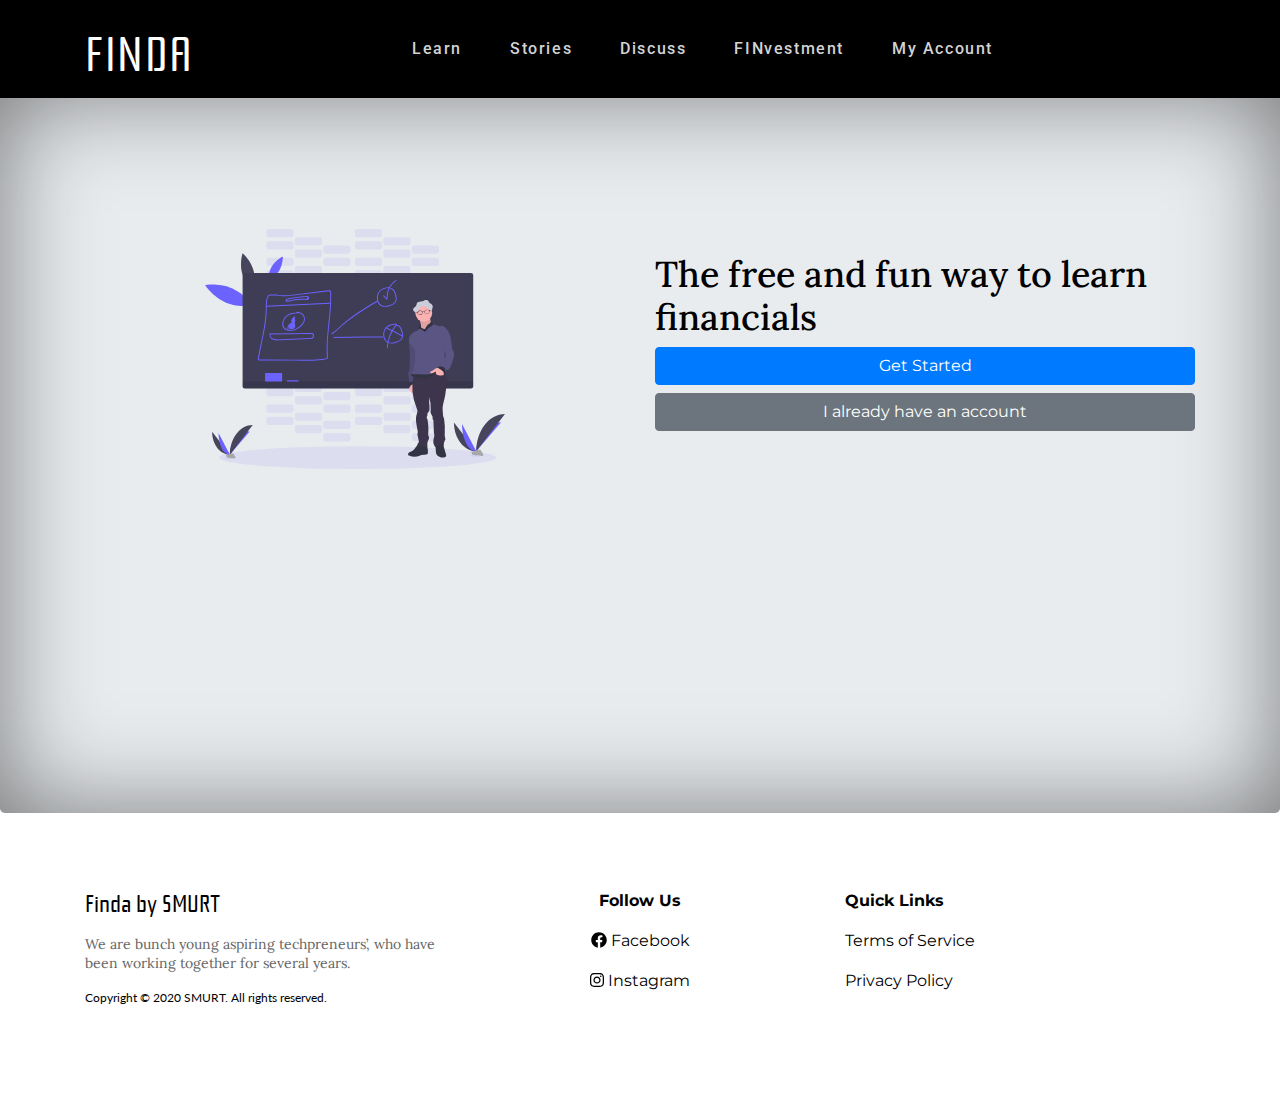
<file: index.html>
<!doctype html>
<html lang="en">
  <head>
    <!-- Required meta tags -->
    <meta charset="utf-8">
    <meta name="viewport" content="width=device-width, initial-scale=1, viewport-fit=cover">
    <meta http-equiv="X-UA-Compatible" content="ie=edge">
    <title>FINDA</title>
    <!-- Bootstrap CSS -->
    <link rel="stylesheet" href="css/bootstrap.min.css">

    <!-- Style CSS -->
    <link rel="stylesheet" href="css/style.css">

    <!-- Google Fonts -->
    <link href="https://fonts.googleapis.com/css2?family=Montserrat:wght@300;400;500;600;700&display=swap" rel="stylesheet">

  </head>
  <body>


    <!-- Navigation bar -->

    <nav class="navbar sticky-top bg-light navbar-dark navbar-expand-lg navbar-fixed-top">
        <div class="container">
            <a href="index.html" class="navbar-brand"><span id="logo" title="logo">finda</span></a>


            <button class="navbar-toggler" type="button" data-toggle="collapse" data-target="#navbarResponsive">
                <span class="navbar-toggler-icon"></span>
            </button>


            <div class="collapse navbar-collapse" id="navbarResponsive">
                <ul class="navbar-nav mx-auto">
                    <li class="nav-item"><a href="login.html" class="nav-link">Learn</a></li>
                    <li class="nav-item"><a href="login.html" class="nav-link">Stories</a></li>
                    <li class="nav-item"><a href="login.html" class="nav-link">Discuss</a></li>
                    <li class="nav-item"><a href="login.html" class="nav-link">FINvestment</a></li>
                    <li class="nav-item"><a href="login.html" class="nav-link">My Account</a></li>
                </ul>

    
            </div>

        </div>
    </nav>


   <!-- End Navigation Bar -->

    <!-- Main content -->
    <div class="container-full-bg">
        
            <div class="jumbotron">
                <div class="container">
                    <div class="row my-5">
                        <div class="col-md-6 my-4">
                            <img src="img/teaching.svg" width="300px" alt="" class="mx-auto d-block">
                        </div>
                            
                        <div class="col-md-6 my-4">
                            <h1 id="heading" class="pt-4">The free and fun way to learn financials</h1>
                            <a type="button" href="register.html" class="btn btn-primary btn-block">Get Started</a>
                            <a type="button" href="login.html" class="btn btn-secondary btn-block">I already have an account</a>
                        </div>
                    </div>
                </div>
              </div>
       
    </div>

  <!-- End Smart Business content -->


 <!-- Steps content -->


<!-- Footer -->

<div class="container">
    <div class="row my-5">
        <div class="col-md-4 my-4">
            <p class="footer-title">Finda by SMURT</p>
            <p class="footer-text">We are bunch young aspiring techpreneurs’, who have been working together for several years.</p>
            <p class="footer-copyright">Copyright © 2020 SMURT. All rights reserved.</p>
        </div>

        <div class="col-md-4 my-4 text-center py-1 justify-content-center footer-2">
            <p class="font-weight-bold">Follow Us</p>
           <p><i class="fab fa-facebook"></i> <a href="">Facebook</a></p>
           <p><i class="fab fa-instagram"></i> <a href="">Instagram</a></p>
        </div>

        <div class="col-md-4 my-4 py-1 justify-content-center footer-3">
            <p class="font-weight-bold">Quick Links</p>
           <p><a href="#">Terms of Service</a></p>
           <p><a href="#">Privacy Policy</a></p>
        </div>
    </div>
</div>


   <!-- jQuery -->
   <script src="js/jquery-3.5.1.slim.min.js"></script>
    <!-- Bootstrap JS -->
    <script src="js/bootstrap.bundle.min.js"></script>
    <!-- Popper JS  -->
    <script src="js/popper.min.js"></script>
     <!-- FontAwesome JS -->
     <script src="js/all.min.js"></script>
  </body>
</html>
</file>
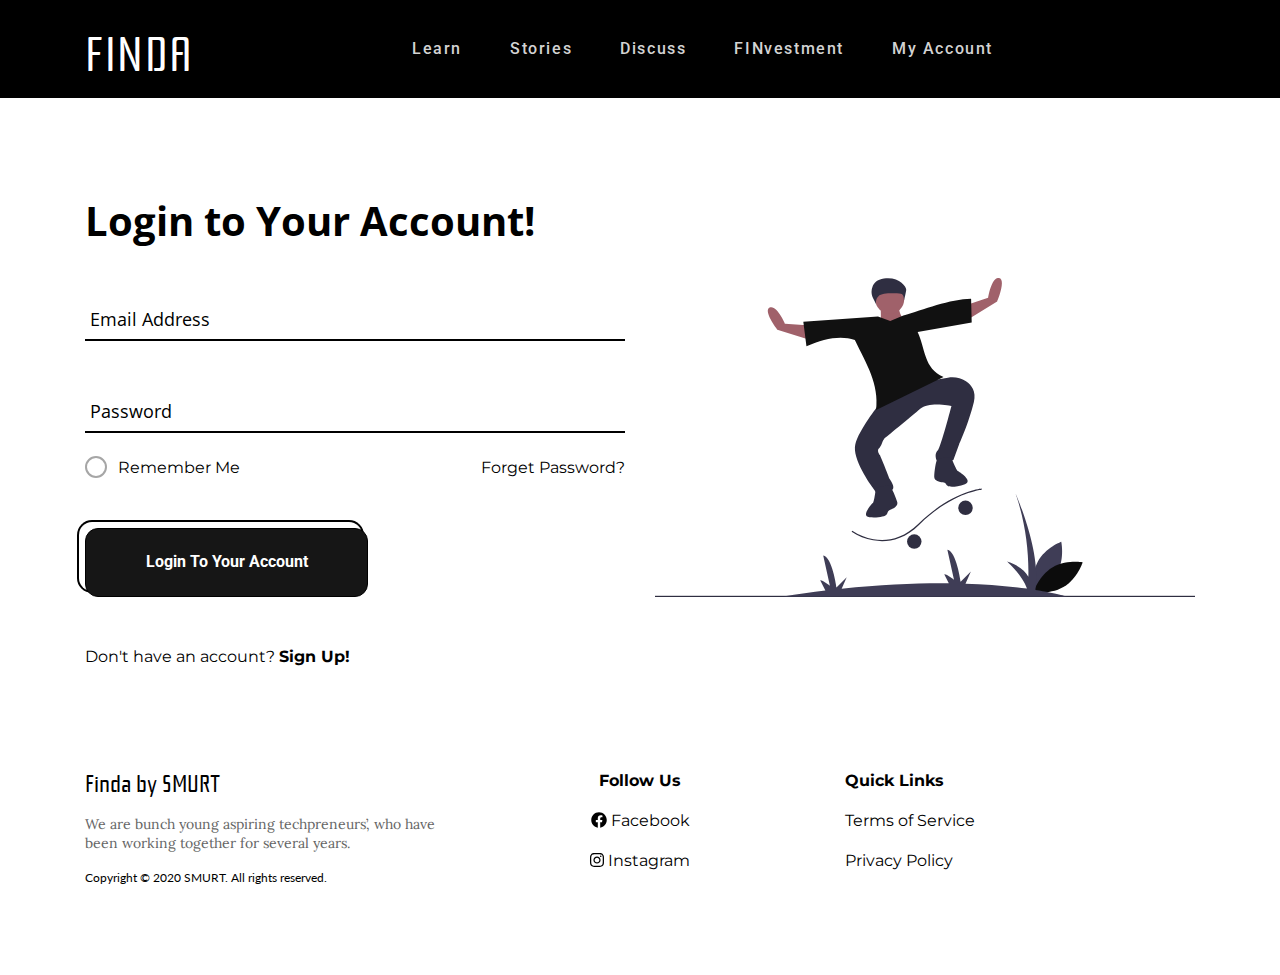
<file: login.html>
<!doctype html>
<html lang="en">
  <head>
    <!-- Required meta tags -->
    <meta charset="utf-8">
    <meta name="viewport" content="width=device-width, initial-scale=1, viewport-fit=cover">
    <meta http-equiv="X-UA-Compatible" content="ie=edge">
    <title>FINDA</title>
    <!-- Bootstrap CSS -->
    <link rel="stylesheet" href="css/bootstrap.min.css">

    <!-- Style CSS -->
    <link rel="stylesheet" href="css/style.css">

    <!-- Google Fonts -->
    <link href="https://fonts.googleapis.com/css2?family=Montserrat:wght@300;400;500;600;700&display=swap" rel="stylesheet">

  </head>
  <body>


    <!-- Navigation bar -->

    <nav class="navbar sticky-top bg-light navbar-dark navbar-expand-lg navbar-fixed-top">
        <div class="container">
            <a href="index.html" class="navbar-brand"><span id="logo" title="logo">finda</span></a>


            <button class="navbar-toggler" type="button" data-toggle="collapse" data-target="#navbarResponsive">
                <span class="navbar-toggler-icon"></span>
            </button>


            <div class="collapse navbar-collapse" id="navbarResponsive">
                <ul class="navbar-nav mx-auto">
                    <li class="nav-item"><a href="login.html" class="nav-link">Learn</a></li>
                    <li class="nav-item"><a href="login.html" class="nav-link">Stories</a></li>
                    <li class="nav-item"><a href="login.html" class="nav-link">Discuss</a></li>
                    <li class="nav-item"><a href="login.html" class="nav-link">FINvestment</a></li>
                    <li class="nav-item"><a href="login.html" class="nav-link">My Account</a></li>
                </ul>

    
            </div>

        </div>
    </nav>


   <!-- End Navigation Bar -->
    
   <!-- Smart Business content -->
   <div class="container">
    <div class="row my-5">
        <div class="col-md-6 my-4">
            <h1 class="bold_title">Login to Your Account!</h1>
            <form>
                <div class="txt_field">
                    <input type="text" name="" id="" required>
                    <label for="">Email Address</label>
                </div>
                <div class="txt_field">
                    <input type="password" name="" id="" required>
                    <label for="">Password</label>
                </div>
                <div class="row" style="margin-top: -5%;">
                    <div class="col md-6">
                        <div class="remember_password">
                            <input type="checkbox" id="checkbox">
                            <label for="checkbox"></label>
                            <span>Remember Me</span>
                        </div>
                    </div>
                    <div class="col md-6">
                        <div class="pass float-right"><a href="">Forget Password?</a></div>
                    </div>
                    
                </div>
                <div class="row">
                    <div class="col md-12">
                        <button onclick="" class="button-huuge my-5">Login To Your Account</button>
                    </div>
                </div>
                
                
                <div class="signup">Don't have an account? <a href="sign-up.html" class="font-weight-bold">Sign Up!</a></div>
            </form>
                
        </div>

        <div class="col-md-6 my-4">
            <img src="img/skateboard.svg" style="margin-top: 20%;" class="mobile-v">
        </div>
    </div>
</div>

<!-- End Smart Business content -->



<!-- Footer -->

<div class="container">
    <div class="row my-5">
        <div class="col-md-4 my-4">
            <p class="footer-title">Finda by SMURT</p>
            <p class="footer-text">We are bunch young aspiring techpreneurs’, who have been working together for several years.</p>
            <p class="footer-copyright">Copyright © 2020 SMURT. All rights reserved.</p>
        </div>

        <div class="col-md-4 my-4 text-center py-1 justify-content-center footer-2">
            <p class="font-weight-bold">Follow Us</p>
           <p><i class="fab fa-facebook"></i> <a href="">Facebook</a></p>
           <p><i class="fab fa-instagram"></i> <a href="">Instagram</a></p>
        </div>

        <div class="col-md-4 my-4 py-1 justify-content-center footer-3">
            <p class="font-weight-bold">Quick Links</p>
           <p><a href="#">Terms of Service</a></p>
           <p><a href="#">Privacy Policy</a></p>
        </div>
    </div>
</div>


   <!-- jQuery -->
   <script src="js/jquery-3.5.1.slim.min.js"></script>
    <!-- Bootstrap JS -->
    <script src="js/bootstrap.bundle.min.js"></script>
    <!-- Popper JS  -->
    <script src="js/popper.min.js"></script>
     <!-- FontAwesome JS -->
     <script src="js/all.min.js"></script>
  </body>
</html>
</file>
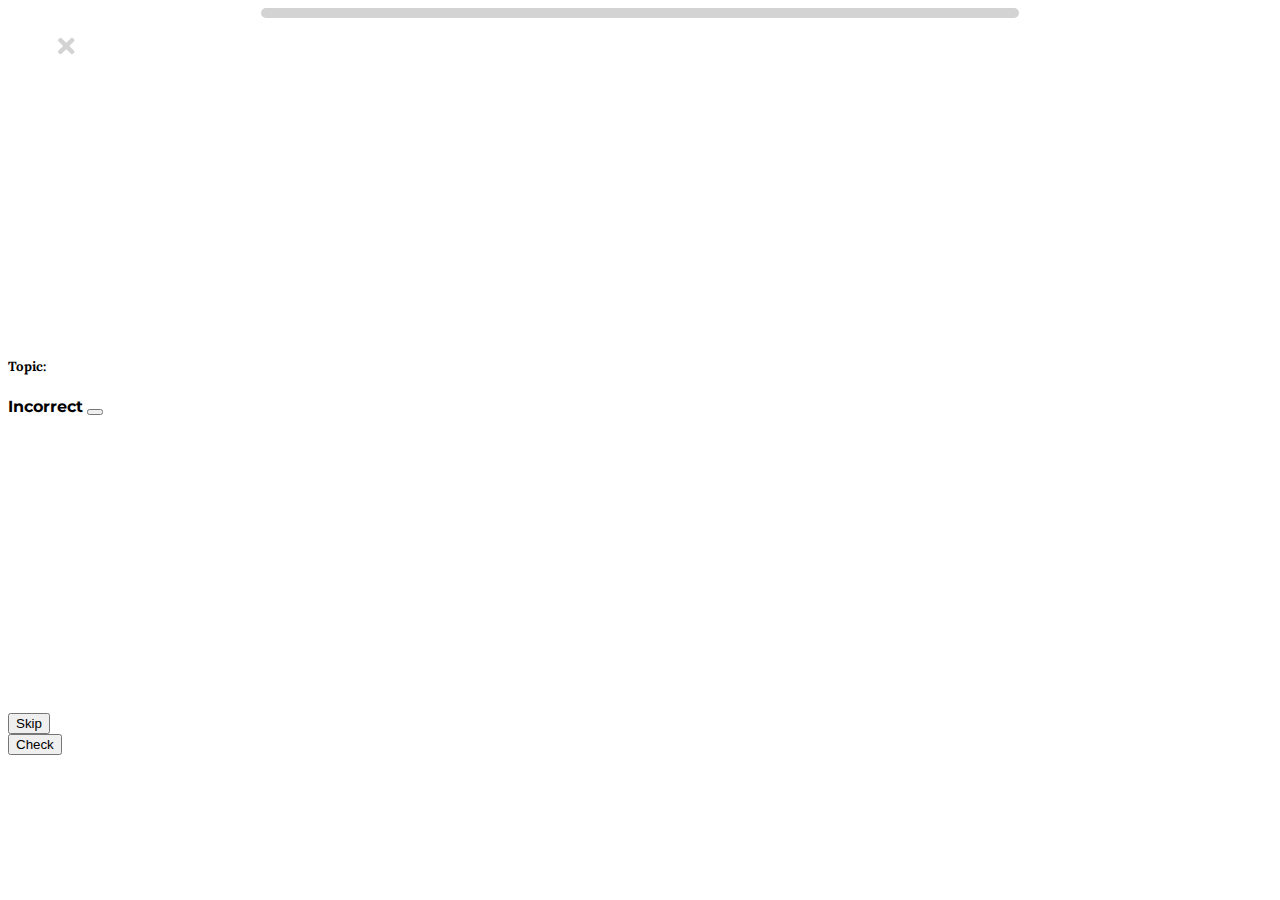
<file: quiz.html>
<!DOCTYPE html>
<html>

<head>
    <!-- Required meta tags -->
    <meta charset="utf-8">
    <meta name="viewport" content="width=device-width, initial-scale=1">
    <!-- Bootstrap CSS -->
    <!-- Bootstrap CSS -->
    <link href="https://cdn.jsdelivr.net/npm/bootstrap@5.1.0/dist/css/bootstrap.min.css" rel="stylesheet" integrity="sha384-KyZXEAg3QhqLMpG8r+8fhAXLRk2vvoC2f3B09zVXn8CA5QIVfZOJ3BCsw2P0p/We" crossorigin="anonymous">

    <!-- Style CSS -->
    <link rel="stylesheet" href="css/style.css">

    <!-- Google Fonts -->
    <link href="https://fonts.googleapis.com/css2?family=Montserrat:wght@300;400;500;600;700&display=swap" rel="stylesheet">
    <script src="js/jquery.min.js"></script>
    <title>FINDA</title>
</head>

<body>


    <!-- Navigation bar -->
    
    <div class="container">
        <div class="row my-5">
            <div class="col-md-6 my-4">
                <a href="homepage.html" class="nav-link homepage-times"><i id="exit" class="fas fa-times"></i></a></li>
            </div>
            <div class="col-md-6 my-4"></div>
                <div class="loading-container">
                <div class="load-bar"></div>
            </div>
      </div>
    </div>
    


   <!-- End Navigation Bar -->

    <!-- Main content -->
   

    <div id="overlay">
        <div class="cv-spinner">
          <span class="spinner"></span>
        </div>
      </div>
    <div class="vertical-center">
        <div class="container">
            <!-- Content -->
            <div class="row">
                <div class="col-sm-8 h-50">
                    <div class="card ">
                        <div class="card-body">
                            <h5 class="card-title" id="question-topic">Topic: </h5>
                            <p class="card-text" id="question-desc"></p>
                        </div>
                    </div>
                </div>
                <div class="col-sm-4 h-50">
                    <div class="card h-70">
                        <div class="card-body">
                            <div class="col-12">
                                <div class="list-group" id="list-tab" role="tablist">
                                    <a class="list-group-item list-group-item-action active" id="list-first-list" data-bs-toggle="list" href="#first" aria-controls="list-first"></a>
                                    <a class="list-group-item list-group-item-action" id="list-second-list" data-bs-toggle="list" href="#second" aria-controls="list-second"></a>
                                    <a class="list-group-item list-group-item-action" id="list-third-list" data-bs-toggle="list" href="#third" aria-controls="list-messages"></a>
                                    <a class="list-group-item list-group-item-action" id="list-fourth-list" data-bs-toggle="list" href="#fourth" aria-controls="list-fourth"></a>
                                </div>
                            </div>
                        </div>
                    </div>
                </div>
            </div>
            <div class="position-fixed bottom-0 end-0 p-3" style="z-index: 11">
            <!-- Then put toasts within -->
            <div class="toast" role="alert" aria-live="assertive" aria-atomic="true" data-autohide="false">
                <div class="toast-header">
                    <strong>Incorrect</strong>
                    <button type="button" class="btn-close" data-bs-dismiss="toast" aria-label="Close">
                    </button>
                </div>
                <div class="toast-body">
                </div>
            </div>
        </div>
        </div>
    </div>
    <div class="container border-top" id="bottom_container">
        <div class="row justify-content-end pt-2 pb-2">
            <div class="col-6 col-sm-4"><button type="button" id="skipButton" class="btn btn-lg btn-secondary">Skip</button></div>
            <div class="col-6 col-sm-4"><button type="button" href="#" id="checkButton" class="btn btn-lg btn-primary">Check</button></div>
        </div>
    </div>
    <script type="text/javascript">
    $(".list-group .list-group-item").click(function(e) {
        $(".list-group .list-group-item").removeClass("active");
        $(e.target).addClass("active");

        // updates the selected answer
        // selected_ans = this.id;
        selected_ans = this.innerHTML;
        console.log("check " + selected_ans);
    });

    // if user chooses to skip
    $('#skipButton').on('click', function(event) {
        $("#skipButton").addClass('disabled');
        $("#checkButton").html('Next');
        $("#bottom_container").addClass('bg-danger');
        $(".toast").toast('show');
    });

    $('#checkButton').on('click', function(event) {
        event.preventDefault(); // To prevent following the link (optional)

        // console.log(answer);
        // console.log(selected_ans);

        const element = document.querySelector("#skipButton");

        if (element.classList.contains("disabled")) {
            console.log("here");
            // next page 
            window.location = "quiz_last.html";
        }

        console.log("selected_answer: " + selected_ans);

        // correct answer
        if (selected_ans == answer) {
            console.log("lets gooooO!");
            // disable skip button
            $("#skipButton").addClass('disabled');
            $("#checkButton").html('Next');
            $("#bottom_container").addClass('bg-success');
        }
        // wrong answer
        else {
            $("#skipButton").addClass('disabled');
            $("#checkButton").html('Next');
            $("#bottom_container").addClass('bg-danger');
            $(".toast").toast('show');

        };

    });

    // retrieve data from API
    $.getJSON('https://nfj5dzwvt5.execute-api.us-east-1.amazonaws.com/items', function(data) {
        // JSON result in `data` variable

        // use API to retrieve answer from database based on question
        answer = data.Items[0].Answers[0].Correct[0];

        console.log(data.Items[0].Type);
        document.getElementById("question-topic").innerHTML += data.Items[0].Type;
        document.getElementById("question-desc").innerHTML += data.Items[0].Question;

        // console.log(data.Items[0].Answers[0].Correct[0]);

        const choices = [];

        choices.push(data.Items[0].Answers[0].Correct[0]);
        choices.push(data.Items[0].Answers[0].Wrong[0]);
        choices.push(data.Items[0].Answers[0].Wrong[1]);
        choices.push(data.Items[0].Answers[0].Wrong[2]);

        // console.log(choices);
        // randomise choices
        for (let i = choices.length - 1; i > 0; i--) {
            let j = Math.floor(Math.random() * i)
            let k = choices[i]
            choices[i] = choices[j]
            choices[j] = k
        }

        // console.log(choices);

        document.getElementById("list-first-list").innerHTML += choices[0];
        document.getElementById("list-second-list").innerHTML += choices[1];
        document.getElementById("list-third-list").innerHTML += choices[2];
        document.getElementById("list-fourth-list").innerHTML += choices[3];

        // default first choice answer
        selected_ans = document.getElementById("list-first-list").innerHTML;
        // console.log(selected_ans);

        // inserting answer on toast
        $(".toast-body").html("Answer would be " + answer);

    });
    </script>
</body>

<!-- jQuery -->

<!-- Bootstrap JS -->
<script src="js/bootstrap.bundle.min.js"></script>
<!-- Popper JS  -->
<script src="js/popper.min.js"></script>
 <!-- FontAwesome JS -->
 <script src="js/all.min.js"></script>


</html>
</file>
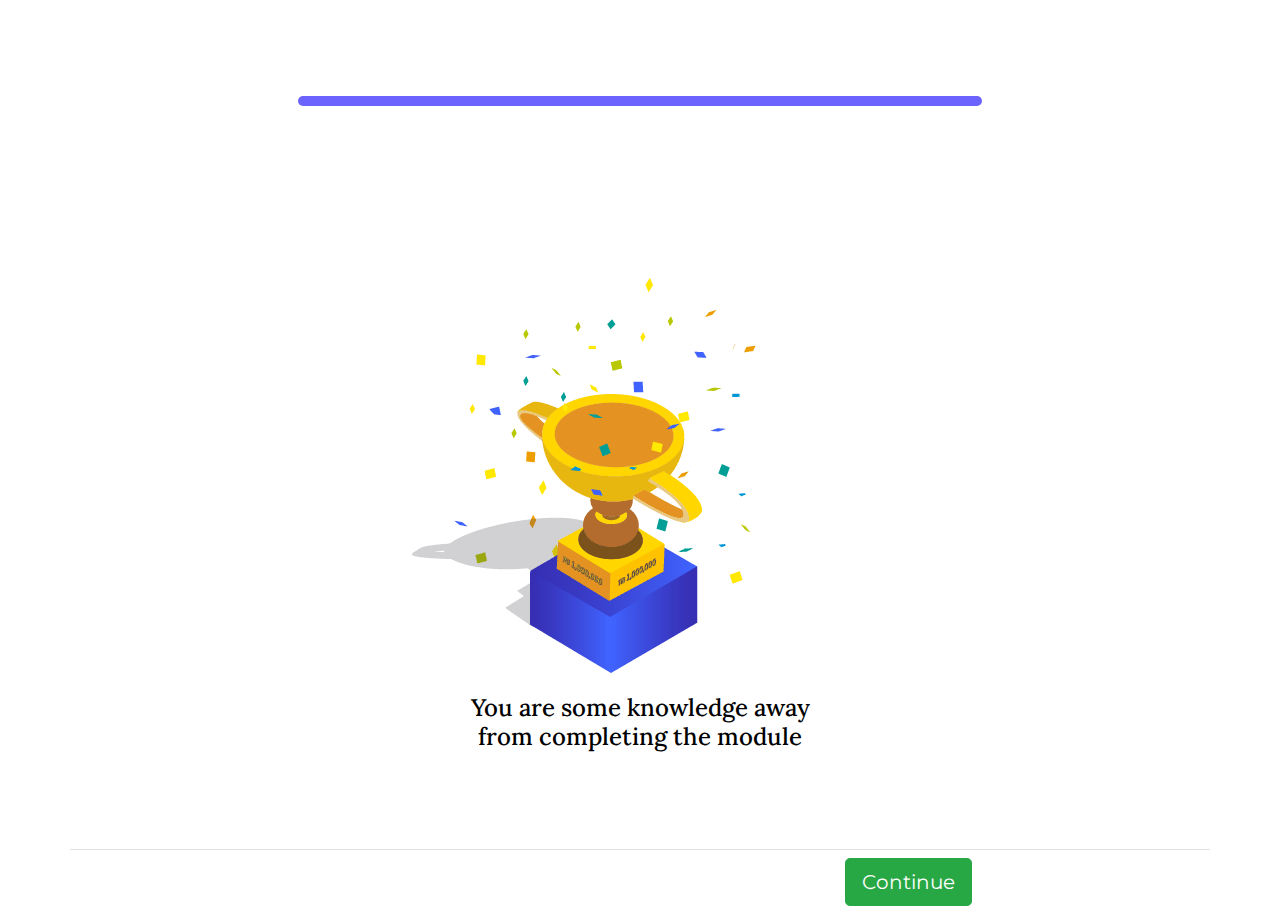
<file: quiz_last.html>
<!DOCTYPE html>
<html>

<head>
    <!-- Required meta tags -->
    <meta charset="utf-8">
    <meta name="viewport" content="width=device-width, initial-scale=1">
    <!-- Bootstrap CSS -->
    <!-- Bootstrap CSS -->
    <link rel="stylesheet" href="css/bootstrap.min.css">

    <!-- Style CSS -->
    <link rel="stylesheet" href="css/style.css">

    <!-- Google Fonts -->
    <link href="https://fonts.googleapis.com/css2?family=Montserrat:wght@300;400;500;600;700&display=swap" rel="stylesheet">
   
    <title>FINDA</title>
</head>

<body>


    <!-- Navigation bar -->
    
    <div class="container">
        <div class="row my-5">
            <div class="col-md-6 my-4">
                <a href="homepage.html" class="nav-link homepage-times"><i id="exit" class="fas fa-times"></i></a></li>
            </div>
            <div class="col-md-6 my-4"></div>
                <div class="loading-container">
                <div class="load-bar" style="width: 100%;"></div>
            </div>
      </div>
    </div>
    


   <!-- End Navigation Bar -->

    <!-- Main content -->
   

    <div id="overlay">
        <div class="cv-spinner">
          <span class="spinner"></span>
        </div>
      </div>
    <div class="vertical-center">
        <div class="container">
            <div class="row">
                <div class="col-sm"></div>
                <div class="col-sm"><iframe src="img/achive.gif" width="480" height="430" frameBorder="0" class="rounded mx-auto d-block overflow-visible"></iframe></div>
                <div class="col-sm"></div>
            </div>
            <div class="row">
                <div class="col-sm"></div>
                <div class="col-sm">
                    <h4 class="text-center">You are some knowledge away from completing the module</h6>
                </div>
                <div class="col-sm"></div>
            </div>
        </div>
    </div>
    <div class="container border-top" id="bottom_container">
        <div class="row justify-content-end pt-2 pb-2">
            <div class="col-6 col-sm-4"></div>
            <div class="col-6 col-sm-4"><a type="button" href="homepage.html" id="continueButton" class="btn btn-lg btn-success">Continue</a></div>
        </div>
    </div>
</body>

</html>
</file>
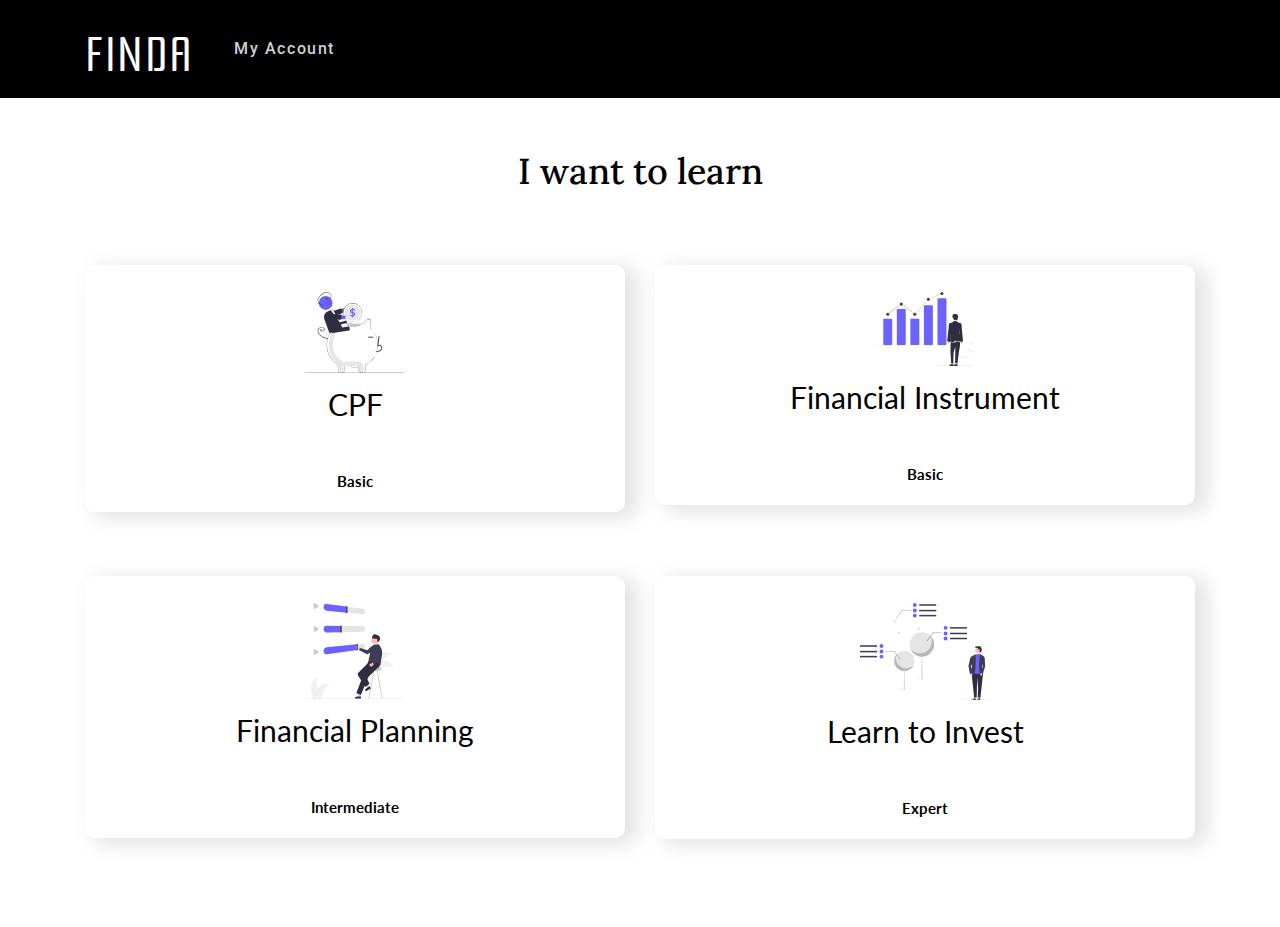
<file: register.html>
<!doctype html>
<html lang="en">
  <head>
    <!-- Required meta tags -->
    <meta charset="utf-8">
    <meta name="viewport" content="width=device-width, initial-scale=1, viewport-fit=cover">
    <meta http-equiv="X-UA-Compatible" content="ie=edge">
    <title>FINDA</title>
    <!-- Bootstrap CSS -->
    <link rel="stylesheet" href="css/bootstrap.min.css">

    <!-- Style CSS -->
    <link rel="stylesheet" href="css/style.css">

    <!-- Google Fonts -->
    <link href="https://fonts.googleapis.com/css2?family=Montserrat:wght@300;400;500;600;700&display=swap" rel="stylesheet">

  </head>
  <body>


    <!-- Navigation bar -->

    <nav class="navbar sticky-top bg-light navbar-dark navbar-expand-lg navbar-fixed-top">
        <div class="container">
            <a href="index.html" class="navbar-brand"><span id="logo" title="logo">FINDA</span></a>


            <button class="navbar-toggler" type="button" data-toggle="collapse" data-target="#navbarResponsive">
                <span class="navbar-toggler-icon"></span>
            </button>


            <div class="collapse navbar-collapse" id="navbarResponsive">
               
                <ul class="navbar-nav mr">
                    <li class="nav-item"><a href="account.html" class="nav-link">My Account</a></li>
                </ul>

    
            </div>

        </div>
    </nav>


   <!-- End Navigation Bar -->

    <!-- Main content -->
   

 <div class="col-12 text-center mt-5">
     <h1 id="heading" class="pt-1">I want to learn</h1>
 </div>

 <div id="overlay">
    <div class="cv-spinner">
      <span class="spinner"></span>
    </div>
  </div>

 <div class="container">
    <div class="row my-5">
        <div class="col-md-6 my-4">
            <a href="#" rel="noopener noreferrer" id="register">
            <div class="review-box">
                <img src="img/savings.svg" width="100px" alt="" class="review-box-img mx-auto d-block">
                <p class="review-box-para text-center" style="font-size: 30px;">CPF</p>
                <p class="review-box-para font-weight-bold text-center">Basic</p>
            </div>
        </a>
        </div>

        <div class="col-md-6 my-4">
            <a href="#" rel="noopener noreferrer" id="register">
            <div class="review-box">
                <img src="img/investing.svg" width="100px" alt="" class="review-box-img mx-auto d-block">
                <p class="review-box-para text-center" style="font-size: 30px;">Financial Instrument</p>
                <p class="review-box-para font-weight-bold text-center">Basic</p>
            </div>
        </a>
        </div>

        
            <div class="col-md-6 my-4">
                <a href="#" rel="noopener noreferrer" id="register">
                <div class="review-box">
                    <img src="img/options.svg" width="100px" alt="" class="review-box-img mx-auto d-block">
                    <p class="review-box-para text-center" style="font-size: 30px;">Financial Planning</p>
                    <p class="review-box-para font-weight-bold text-center">Intermediate</p>
                </div>
            </a>
            </div>
    
            <div class="col-md-6 my-4">
                <div class="review-box">
                    <a href="#" rel="noopener noreferrer" id="register">
                    <img src="img/analyse.svg" width="130px" alt="" class="review-box-img mx-auto d-block">
                    <p class="review-box-para text-center" style="font-size: 30px;">Learn to Invest</p>
                    <p class="review-box-para font-weight-bold text-center">Expert</p>
                </div>
            </a>
            </div>
    

    </div>




    
</div>






   <!-- jQuery -->
   <script src="js/jquery.min.js"></script>
    <!-- Bootstrap JS -->
    <script src="js/bootstrap.bundle.min.js"></script>
    <!-- Popper JS  -->
    <script src="js/popper.min.js"></script>
     <!-- FontAwesome JS -->
     <script src="js/all.min.js"></script>
     <!-- Main JS -->
     <script src="js/app.js"></script>
  </body>
</html>
</file>
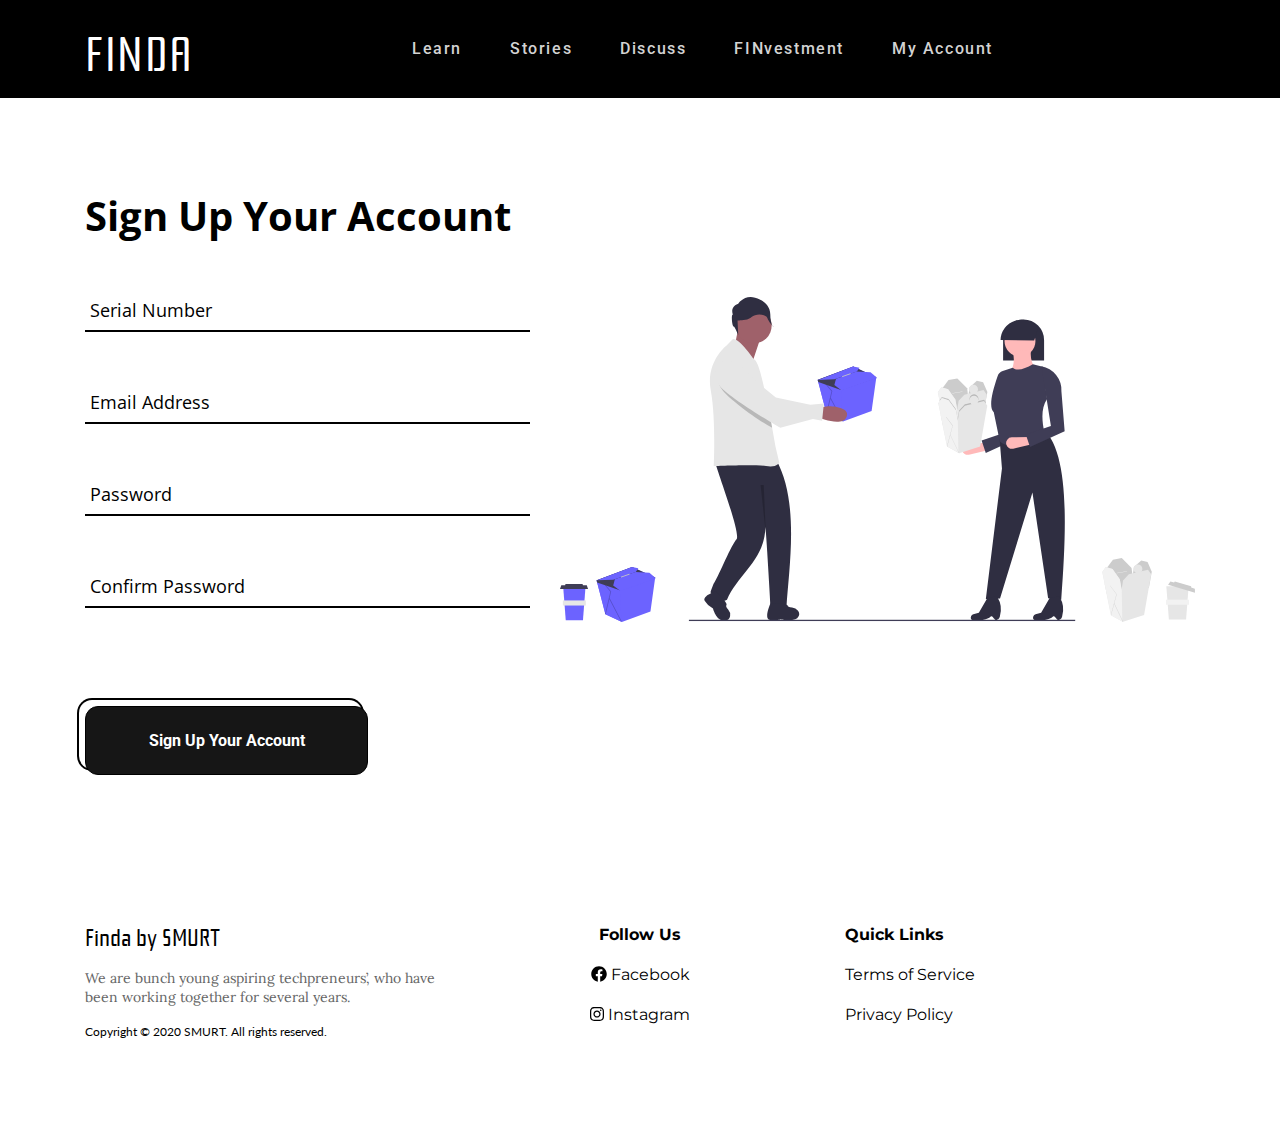
<file: sign-up.html>
<!doctype html>
<html lang="en">
  <head>
    <!-- Required meta tags -->
    <meta charset="utf-8">
    <meta name="viewport" content="width=device-width, initial-scale=1, viewport-fit=cover">
    <meta http-equiv="X-UA-Compatible" content="ie=edge">
    <title>FINDA</title>
    <!-- Bootstrap CSS -->
    <link rel="stylesheet" href="css/bootstrap.min.css">

    <!-- Style CSS -->
    <link rel="stylesheet" href="css/style.css">

    <!-- Google Fonts -->
    <link href="https://fonts.googleapis.com/css2?family=Montserrat:wght@300;400;500;600;700&display=swap" rel="stylesheet">

  </head>
  <body>


    <!-- Navigation bar -->

    <nav class="navbar sticky-top bg-light navbar-dark navbar-expand-lg navbar-fixed-top">
        <div class="container">
            <a href="index.html" class="navbar-brand"><span id="logo" title="logo">finda</span></a>


            <button class="navbar-toggler" type="button" data-toggle="collapse" data-target="#navbarResponsive">
                <span class="navbar-toggler-icon"></span>
            </button>


            <div class="collapse navbar-collapse" id="navbarResponsive">
                <ul class="navbar-nav mx-auto">
                    <li class="nav-item"><a href="login.html" class="nav-link">Learn</a></li>
                    <li class="nav-item"><a href="login.html" class="nav-link">Stories</a></li>
                    <li class="nav-item"><a href="login.html" class="nav-link">Discuss</a></li>
                    <li class="nav-item"><a href="login.html" class="nav-link">FINvestment</a></li>
                    <li class="nav-item"><a href="login.html" class="nav-link">My Account</a></li>
                </ul>

    
            </div>

        </div>
    </nav>


   <!-- End Navigation Bar -->
    
   <!-- Smart Business content -->
   <div class="container">
    <div class="row my-5">
        <div class="col-md-5 my-4">
            <h1 class="bold_title">Sign Up Your Account</h1>
            <form>
                <div class="txt_field">
                    <input type="text" name="" id="" required>
                    <label for="">Serial Number</label>
                </div>
                <div class="txt_field">
                    <input type="email" name="" id="" required>
                    <label for="">Email Address</label>
                </div>
                <div class="txt_field">
                    <input type="password" name="" id="" required>
                    <label for="">Password</label>
                </div>
                <div class="txt_field">
                    <input type="password" name="" id="" required>
                    <label for="">Confirm Password</label>
                </div>
               
                   
                <div class="row">
                    <div class="col md-12">
                        <button onclick="" class="button-huuge my-5">Sign Up Your Account</button>
                    </div>
                </div>
                
        
            </form>
                
        </div>

        <div class="col-md-7 my-4">
            <img src="img/takeout.svg" style="margin-top: 20%;" class="mobile-v">
        </div>
    </div>
</div>

<!-- End Smart Business content -->



<!-- Footer -->

<div class="container">
    <div class="row my-5">
        <div class="col-md-4 my-4">
            <p class="footer-title">Finda by SMURT</p>
            <p class="footer-text">We are bunch young aspiring techpreneurs’, who have been working together for several years.</p>
            <p class="footer-copyright">Copyright © 2020 SMURT. All rights reserved.</p>
        </div>

        <div class="col-md-4 my-4 text-center py-1 justify-content-center footer-2">
            <p class="font-weight-bold">Follow Us</p>
           <p><i class="fab fa-facebook"></i> <a href="">Facebook</a></p>
           <p><i class="fab fa-instagram"></i> <a href="">Instagram</a></p>
        </div>

        <div class="col-md-4 my-4 py-1 justify-content-center footer-3">
            <p class="font-weight-bold">Quick Links</p>
           <p><a href="#">Terms of Service</a></p>
           <p><a href="#">Privacy Policy</a></p>
        </div>
    </div>
</div>


   <!-- jQuery -->
   <script src="js/jquery-3.5.1.slim.min.js"></script>
    <!-- Bootstrap JS -->
    <script src="js/bootstrap.bundle.min.js"></script>
    <!-- Popper JS  -->
    <script src="js/popper.min.js"></script>
     <!-- FontAwesome JS -->
     <script src="js/all.min.js"></script>
  </body>
</html>
</file>
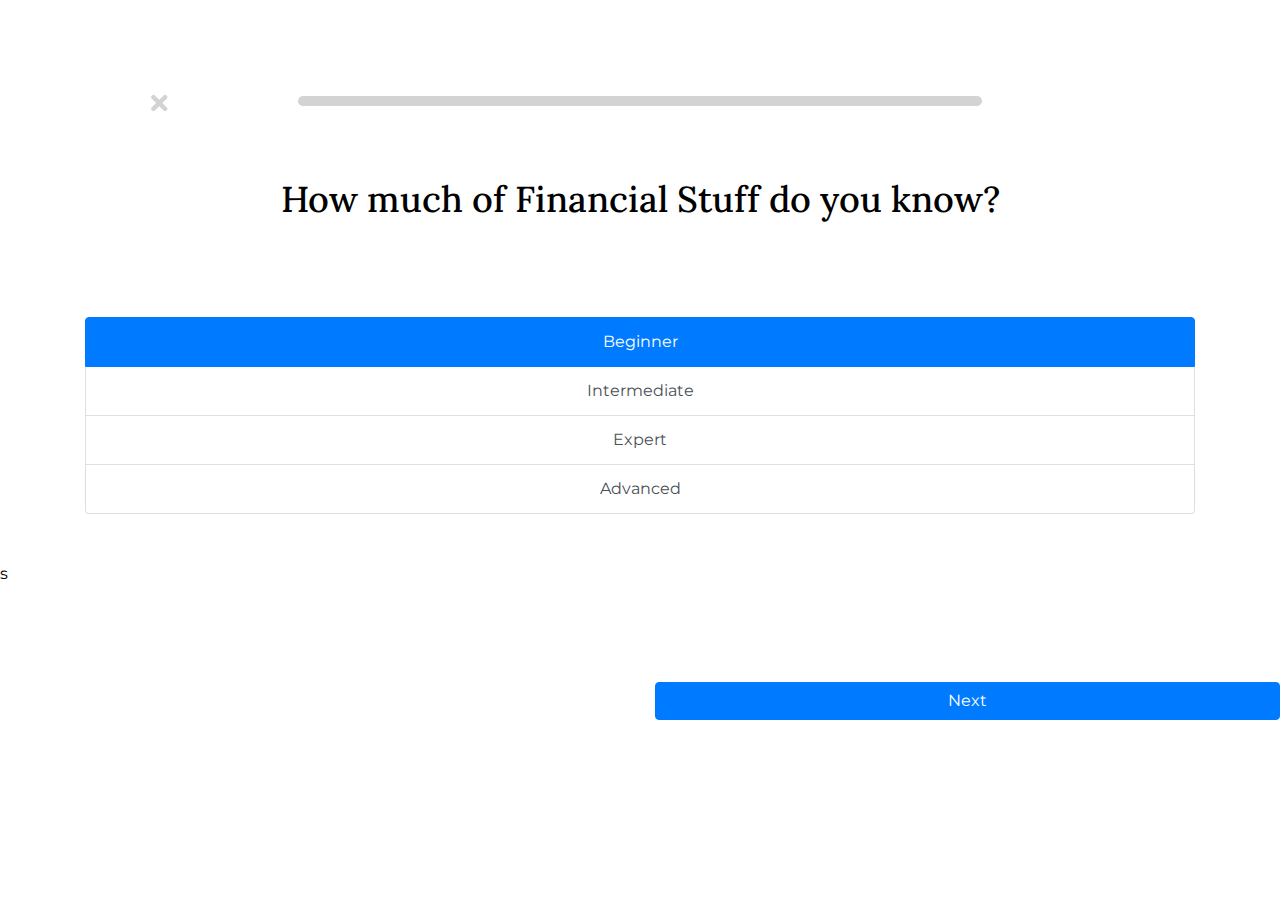
<file: welcome.html>
<!doctype html>
<html lang="en">
  <head>
    <!-- Required meta tags -->
    <meta charset="utf-8">
    <meta name="viewport" content="width=device-width, initial-scale=1, viewport-fit=cover">
    <meta http-equiv="X-UA-Compatible" content="ie=edge">
    <title>FINDA</title>
    <!-- Bootstrap CSS -->
    <link rel="stylesheet" href="css/bootstrap.min.css">

    <!-- Style CSS -->
    <link rel="stylesheet" href="css/style.css">

    <!-- Google Fonts -->
    <link href="https://fonts.googleapis.com/css2?family=Montserrat:wght@300;400;500;600;700&display=swap" rel="stylesheet">

  </head>
  <body>


    <!-- Navigation bar -->
    
    <div class="container">
        <div class="row my-5">
            <div class="col-md-6 my-4">
                <a href="homepage.html" class="nav-link homepage-times"><i id="exit" class="fas fa-times"></i></a></li>
            </div>
            <div class="col-md-6 my-4"></div>
                <div class="loading-container">
                <div class="load-bar"></div>
            </div>
      </div>
    </div>
    


   <!-- End Navigation Bar -->

    <!-- Main content -->
   

    <div id="overlay">
        <div class="cv-spinner">
          <span class="spinner"></span>
        </div>
      </div>



 <div class="container" id="step1"> <!-- Start of Container -->
    <div class="col-12 text-center mt-5">
        <h1 id="heading" class="pt-1">How much of Financial Stuff do you know?</h1>
    </div>

    <div class="row align-items-center my-5" id="step1">    
        <div class="col-12 text-center justify-content-lg-center mt-5">
            <div class="list-group" id="list-tab" role="tablist">
                <a class="list-group-item list-group-item-action active" id="list-first-list" data-bs-toggle="list" href="#first" aria-controls="list-first">Beginner</a>
                <a class="list-group-item list-group-item-action" id="list-second-list" data-bs-toggle="list" href="#second" aria-controls="list-second">Intermediate</a>
                <a class="list-group-item list-group-item-action" id="list-third-list" data-bs-toggle="list" href="#third" aria-controls="list-messages">Expert</a>
                <a class="list-group-item list-group-item-action" id="list-fourth-list" data-bs-toggle="list" href="#fourth" aria-controls="list-fourth">Advanced</a>
            
            </div>
        </div>
       
</div> 
</div><!-- End of Container -->

<div class="container hidden" id="step2"> <!-- Start of Container -->
    <div class="col-12 text-center mt-5">
        <h1 id="heading" class="pt-1">Great! How much do you wanna learn?</h1>
    </div>

    <div class="row align-items-center my-5" id="step1">    
        <div class="col-12 text-center justify-content-lg-center mt-5">
            <div class="list-group" id="list-tab" role="tablist">
                <a class="list-group-item list-group-item-action active" id="list-first-list" data-bs-toggle="list" href="#first" aria-controls="list-first">5 mins/day</a>
                <a class="list-group-item list-group-item-action" id="list-second-list" data-bs-toggle="list" href="#second" aria-controls="list-second">10 mins/day</a>
                <a class="list-group-item list-group-item-action" id="list-third-list" data-bs-toggle="list" href="#third" aria-controls="list-messages">15 mins/day</a>
                <a class="list-group-item list-group-item-action" id="list-fourth-list" data-bs-toggle="list" href="#fourth" aria-controls="list-fourth">20 mins/day</a>
            
            </div>
        </div>
    </div>
    
</div> <!-- End of Container -->


<div class="container hidden" id="step3"> <!-- Start of Container -->
    <div class="col-12 text-center mt-5">
        <h1 id="heading" class="pt-1">Good job! Now get a daily reminder to meet your goal!</h1>
    </div>

    <div class="row align-items-center my-5" id="step1">    
        <img src="img/notification.svg" width="300px" alt="" class="review-box-img mx-auto d-block">
    </div>
    
</div> <!-- End of Container -->


<div class="container hidden" id="step4"> <!-- Start of Container -->
    <div class="col-12 text-center mt-5">
        <h1 id="heading" class="pt-1">Maybe, now we can test your proficiency?</h1>
    </div>

    <div class="row align-items-center my-5" id="step1">    
        <div class="col-md-6 my-4">
            <a href="#" rel="noopener noreferrer" id="quiz">
            <div class="review-box">
                <img src="img/options.svg" width="100px" alt="" class="review-box-img mx-auto d-block">
                <p class="review-box-para text-center" style="font-size: 30px;">Start with the basics</p>
                <p class="review-box-para font-weight-bold text-center">CPF</p>
            </div>
        </a>
        </div>

        <div class="col-md-6 my-4">
            <div class="review-box">
                <a href="#" rel="noopener noreferrer" id="quiz">
                <img src="img/analyse.svg" width="130px" alt="" class="review-box-img mx-auto d-block">
                <p class="review-box-para text-center" style="font-size: 30px;">Jump ahead</p>
                <p class="review-box-para font-weight-bold text-center">Financial Planning</p>
            </div>
        </a>
        </div>
    </div>
    
</div> <!-- End of Container -->s

  <!-- Buttons -->
    <div class="row align-items-center my-5">
        <div class="col-6 text-center mt-5">
            <a type="button" class="btn btn-secondary btn-block prev hidden">Back</a>
            
        </div>
        <div class="col-6 text-center mt-5">
            <a type="button" class="btn btn-primary btn-block next">Next</a>
        </div>
    </div>


 <!-- End of Buttons -->
        








   <!-- jQuery -->
   <script src="js/jquery.min.js"></script>
    <!-- Bootstrap JS -->
    <script src="js/bootstrap.bundle.min.js"></script>
    <!-- Popper JS  -->
    <script src="js/popper.min.js"></script>
     <!-- FontAwesome JS -->
     <script src="js/all.min.js"></script>
     <!-- Main JS -->
     <script src="js/app.js"></script>
  </body>
</html>
</file>
<file: css/style.css>
@import url('https://fonts.googleapis.com/css2?family=Rationale&display=swap');
@import url('https://fonts.googleapis.com/css2?family=Roboto:wght@400;500;700&display=swap');
@import url('https://fonts.googleapis.com/css2?family=Lora&display=swap');
@import url('https://fonts.googleapis.com/css2?family=Lato&display=swap');
@import url('https://fonts.googleapis.com/css2?family=Open+Sans:wght@400;700&display=swap');

/* Body Reset */


body {
    overflow: auto;
    font-family: 'Montserrat', sans-serif;
    color: #000000;
}

a {
    text-decoration: none !important;
    color: black;
}

textarea:focus,
input[type="text"]:focus,
input[type="password"]:focus,
input[type="datetime"]:focus,
input[type="datetime-local"]:focus,
input[type="date"]:focus,
input[type="month"]:focus,
input[type="time"]:focus,
input[type="week"]:focus,
input[type="number"]:focus,
input[type="email"]:focus,
input[type="url"]:focus,
input[type="search"]:focus,
input[type="tel"]:focus,
input[type="color"]:focus,
.uneditable-input:focus {   
    -webkit-box-shadow: none;
    outline: -webkit-focus-ring-color auto 0px;
}

/* ===== NAVIGATION MENU ====== */

#logo {
    font-family: 'Rationale', sans-serif;
    font-size: 3rem;
    color: white;
    text-transform: uppercase;
}

nav .navbar .bg-light {
    background-color: white !important;
}


.navbar {
    font-family: 'Roboto', sans-serif;
    font-size: 1rem;
    font-weight: 500;
    color: black;
    background-color: black !important;
    letter-spacing: .1rem;
}

.nav-item {
    padding: 1rem;
}

.nav-link-profile {
    padding-right: 0 !important;
    padding-left: 0 !important;
    margin-left: -1em;
}

.nav-link {
    color: lightgrey !important;
}

#nav-link:hover {
    color: black !important;
}

/* ===== CONTENT ====== */ 

h1,h2,h3,h4,h5,h6 {
    font-family: 'Lora', serif;
}

h1#title {
    font-size: 3rem;
}

h1#heading {
    font-size: 2.25rem;
}

h3#subtitle {
    font-size: 1.2rem;
}

h3#subheading {
    font-size: 1.1rem;
    color: #656565;
}

h3#subheading2 {
    font-size: 1.5rem;
}



#button {
    width: 205px;
    height: 60px;
    left: calc(50% - 205px/2 - 292.5px);
    padding: 1rem 0;
    background: #1E1E1E;
    color: white;
}

.review-box {
    min-width: 220px;
    min-height: 200px;
    background: #FFFFFF;
    box-shadow: 10px 4px 20px 3px rgba(0, 0, 0, 0.11);
    text-align: center;
    border-radius: 10px;
}

.review-box-img {
    padding-top: 5%;
}


.information{
    min-width: 50px;
    min-height: 100px;
    background: #cab097;
    box-shadow: 10px 4px 20px 3px rgba(0, 0, 0, 0.11);
    border-radius: 15px;
    color: rgb(54, 53, 53);
    padding-bottom: 10px;
    text-align: center;
    
}

.text{
    font-family:'Gill Sans', 'Gill Sans MT', Calibri, 'Trebuchet MS', sans-serif;
    font-style: normal;
    font-weight: bold;
    padding-top: 10%;
    font-size: 25px;
    line-height: 140.62%;
    color: #000000;
    /* text-align: center; */
    
    
}
.review-box:hover {
    min-width: 220px;
    min-height: 200px;
    background: #f1e5cd;
    box-shadow: 10px 4px 20px 3px rgba(0, 0, 0, 0.11);
    border-radius: 10px;
    margin-top: -20px;
    transition-duration: 0.2s;
    
}

.review-box-header {
    font-family: Lato;
    padding-top: 10%;
    padding-left: 10%;
    font-style: normal;
    font-weight: bold;
    font-size: 18px;
    line-height: 140.62%;
    color: #000000;
}



.review-box-para {
    font-family: Lato;
    margin-left: 10%;
    max-width: 80%;
    min-height: 60%;
    font-style: normal;
    font-weight: normal;
    font-size: 15px;
    line-height: 140.62%;
    padding-bottom: 20px;
    padding-top: 10px;
    
}

.review-box2 {
    text-align: center;
    word-wrap: break-word;
    min-width: 220px;
    min-height: 200px;
    font-family:serif;
    font-style:italic;
    font-weight: bold;
    font-size: 20px;
    line-height: 140.62%;
    color: #000000;
    /* text-align: center; */
    ;
    
}
.review-box2:hover {
    text-align: center;
    min-width: 220px;
    min-height: 200px;
    font-family:serif;
    font-style:italic;
    font-weight: bold;
    font-size: 20px;
    line-height: 140.62%;
    color: #160c0c;
    background-color: rgb(199, 181, 156);
   
    transition-duration: 0.5s;

    
}

.review-box2 p {
    padding-top: 30px;
}

.contact-button {
    width: 205px;
    height: 60px;
    font-family: Roboto;
    font-style: normal;
    font-weight: bold;
    font-size: 18px;
    line-height: 140.62%;
    color: #FFFFFF;
    background: #1E1E1E; 

}

.contact-button.active, .contact-button:active {
    font-family: Roboto;
    font-style: normal;
    font-weight: bold;
    font-size: 18px;
    line-height: 140.62%;
    color: #FFFFFF;
}

.footer-title {
    font-family: Rationale;
    font-style: normal;
    font-weight: normal;
    font-size: 24px;
    line-height: 140.62%;
    color: #000000;
}

.footer-text {
   
    font-family: Lora;
    font-style: normal;
    font-weight: normal;
    font-size: 14px;
    line-height: 140.62%;
    color: #656565;
}

.footer-copyright {
    font-family: Lato;
    font-style: normal;
    font-weight: normal;
    font-size: 12px;
    line-height: 140.62%;
    color: #000000;
}

.store-background {
    min-height: 562px;
    background: linear-gradient(90deg, #F3F3F3 0%, rgba(255, 255, 255, 0) 100%), #FFFFFF;
}

.button-huuge {
    width: 283px;
    height: 69px;
    font-family: Roboto;
    font-style: normal;
    font-weight: bold;
    font-size: 1em;
    line-height: 140.62%;
    color: #FFFFFF;
    background: #161616;
    border: 1px solid black;
    border-radius: 13px;
    box-shadow: -6px -6px 0 0 white,
    -6px -6px 0 2px black;
    display: inline-block;
}

.button-huuge.cart {
    width: 80% !important;
}

.button-huuge.blue {
    background: #0071E3 !important; 
}


.textbox {
    width: 339px;
    height: 51px;
    background: #FFFFFF;
    border: 1px solid #C0C0C0;
    box-sizing: border-box;
}


form .txt_field {
    position: relative;
    border-bottom: 2px solid #000000;
    margin: 50px 0;
}



.bold_title {
    margin-top: 5%;
    margin-bottom: 10%;
    font-family: 'Open Sans', sans-serif;
    font-weight: 700;
}

.txt_field input {
    width: 100%;
    padding: 0 5px;
    height: 40px;
    font-size: 24px;
    border: none;
    font-family: 'Open Sans', sans-serif;
    font-weight: 700;
    background: none;
    outline: one
}

.txt_field label {
    position: absolute;
    top: 50%;
    left: 5px;
    color: #000000;
    font-family: 'Open Sans', sans-serif;
    transform: translateY(-50%);
    font-size: 18px;
    pointer-events: none;
    transition: .5s;
}

.txt_field span::before {
    content: '';
    position: absolute;
    top: 40px;
    left: 0;
    width: 100%;
    height: 2px;
    background: #000000;
    transition: .5s;
}

.txt_field input:focus ~ label, 
.txt_field input:valid ~ label {
    top: -20px;
    color: #000000;
}

.txt_field input:focus ~ span::before, 
.txt_field input:valid ~ span::before {
    width: 100%;
}

.remember_password {
    position: relative;
  }
  
  .remember_password label {
    background-color: #fff;
    border: 2px solid #A6A6A6;
    border-radius: 50%;
    cursor: pointer;
    height: 22px;
    left: 0;
    position: absolute;
    top: 0;
    width: 22px;
  }
  .remember_password span {
      margin-left: 1em;
  }
  
  .remember_password label:after {
    border: 2px solid #ffffff;
    border-top: none;
    border-right: none;
    content: "";
    height: 6px;
    left: 3px;
    opacity: 0;
    position: absolute;
    top: 4px;
    transform: rotate(-45deg);
    width: 12px;
  }
  
  .remember_password input[type="checkbox"] {
    visibility: hidden;
  }
  
  .remember_password input[type="checkbox"]:checked + label {
    background-color: #000000;
    border-color: #000000;
  }
  
  .remember_password input[type="checkbox"]:checked + label:after {
    opacity: 1;
  }

  .mobile-v {
      width: 100%;
  }

  


/* Bootstrap amendments */

.jumbotron{
    background-size: cover; 
    height: 80vh;
    width: 100%;
    margin-top: -5px;
    box-shadow: 0 0 100px rgba(0,0,0,0.5) inset;
}


#overlay{	
    position: fixed;
    top: 0;
    z-index: 100;
    width: 100%;
    height:100%;
    display: none;
    background: rgba(0,0,0,0.6);
  }

  .cv-spinner {
    height: 100%;
    display: flex;
    justify-content: center;
    align-items: center;  
  }
  .spinner {
    width: 40px;
    height: 40px;
    border: 4px #ddd solid;
    border-top: 4px #2e93e6 solid;
    border-radius: 50%;
    animation: sp-anime 0.8s infinite linear;
  }
  @keyframes sp-anime {
    100% { 
      transform: rotate(360deg); 
    }
  }
  .is-hide{
    display:none;
  }


.loading-container {
    position: relative;
    width: 60%;
    height: 10px;
    border-radius: 25px;
    background-color: lightgrey;
    margin: 0 auto;
    overflow: hidden;
    margin-bottom: 20px;
  }
  .load-bar {
    width: 0%;
    height: 10px;
    background-color: #6C63FF;
    transition: 1s;
  }

#exit {
    font-size: 1.5em;
}

.homepage-times {
    position: absolute;
    margin: 2% 0 20px 50px;
}

.hidden {
    display: none;
    transform: translateY(20%);
  }


  .vertical-center {
    height:100%;
    width:100%;

    min-height: 100%;
    /* Fallback for browsers do NOT support vh unit */
    min-height: 75vh;
    /* These two lines are counted as one :-)       */

    display: flex;
    align-items: center;
}

/* Extra small devices (portrait phones, less than 576px) */
@media (max-width: 575.98px) { 
    .footer-2, .footer-3 .mobile-v{
        display: none;
    }
    .mobile-v {
        display: none;
    }

    h1#title {
        font-size: 2em;
    }

    h3#subtitle {
        font-size: 1em;
    }

    h1#heading {
        font-size: 1.5em;
    }

    h3#subheading2 {
        font-size: 1em;
    }

    .jumbotron {
        height: 100vh;
    }
    

}

/* Small devices (landscape phones, 576px and up) */
@media (min-width: 576px) and (max-width: 767.98px) { 
    .footer-2, .footer-3 {
        display: none;
    }
    .mobile-v {
        display: none;
    }

    h1#title {
        font-size: 2em;
    }

    h3#subtitle {
        font-size: 1em;
    }

    h1#heading {
        font-size: 2em;
    }

    h3#subheading2 {
        font-size: 1em;
    }


 }

/* Medium devices (tablets, 768px and up) */
@media (min-width: 768px) and (max-width: 991.98px) {  }

/* Large devices (desktops, 992px and up) */
@media (min-width: 992px) and (max-width: 1199.98px) {  }

/* Extra large devices (large desktops, 1200px and up) */
@media (min-width: 1200px) {  }
</file>
